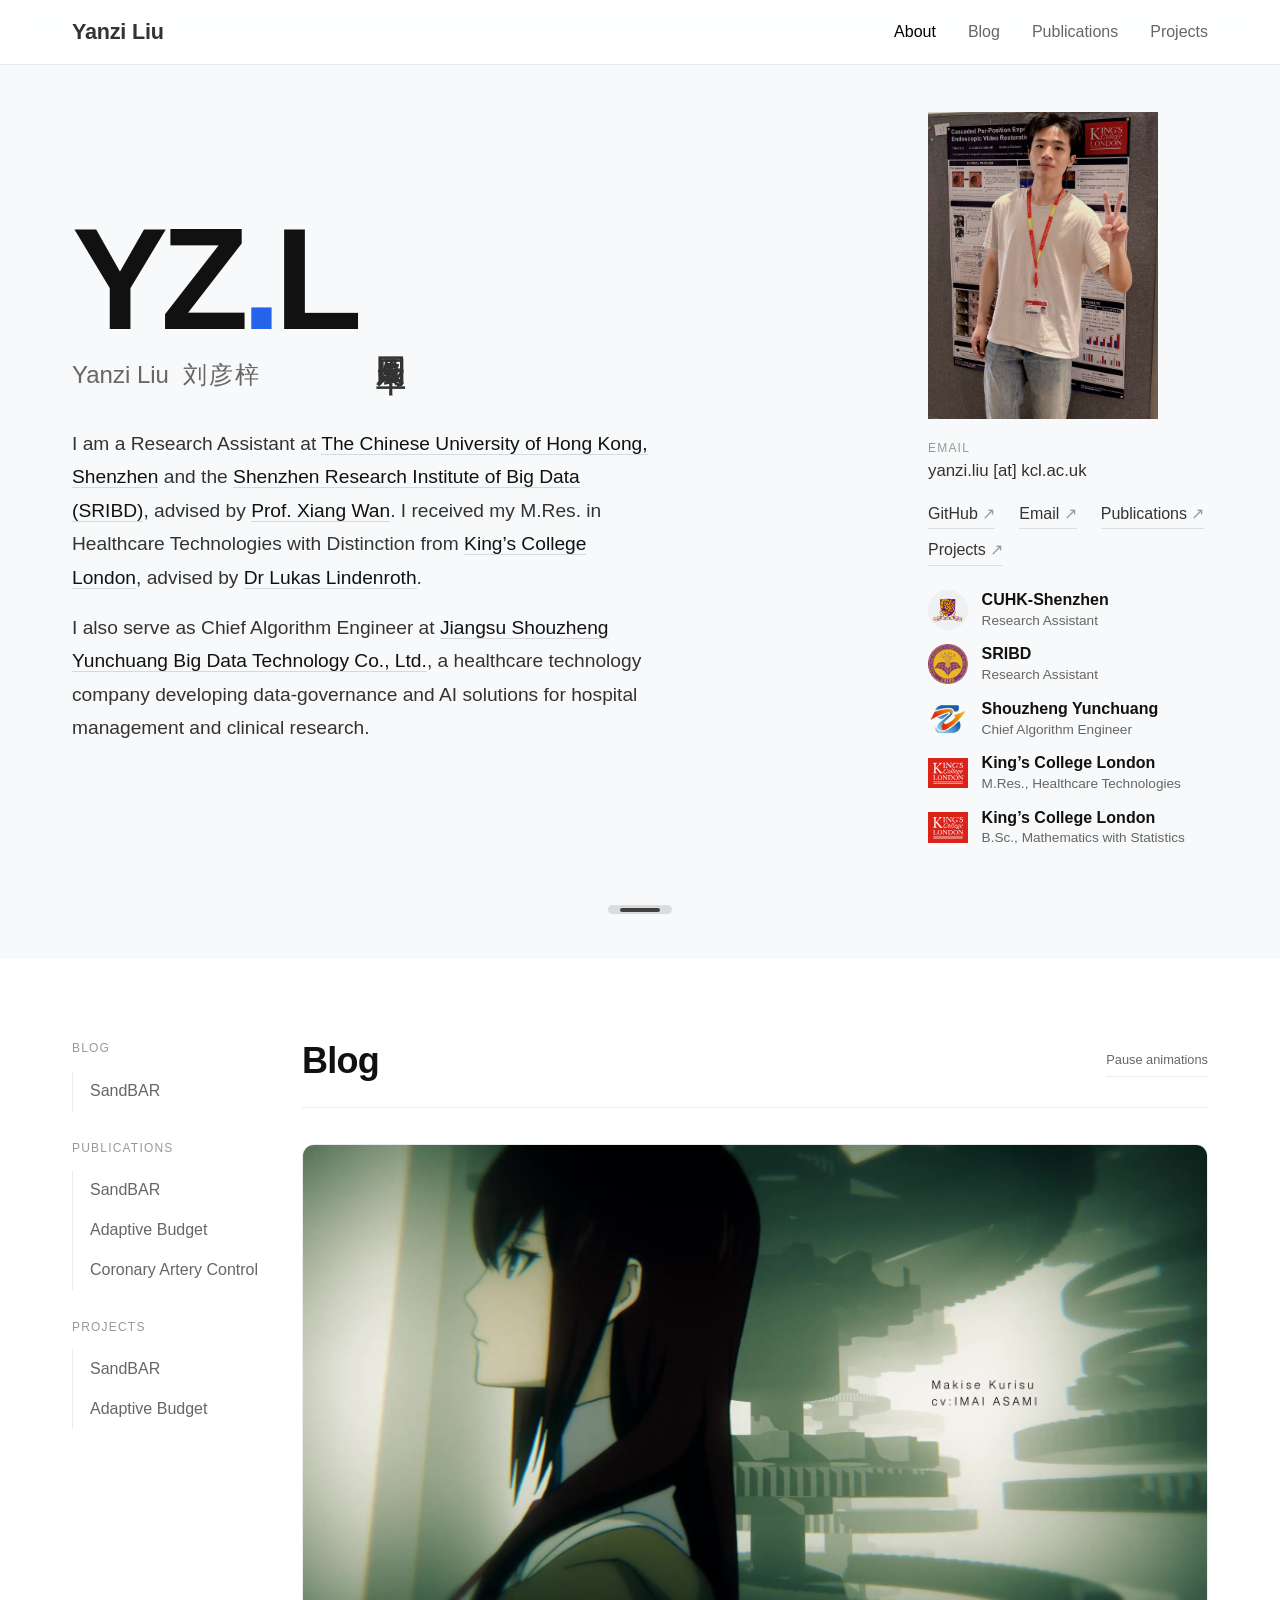
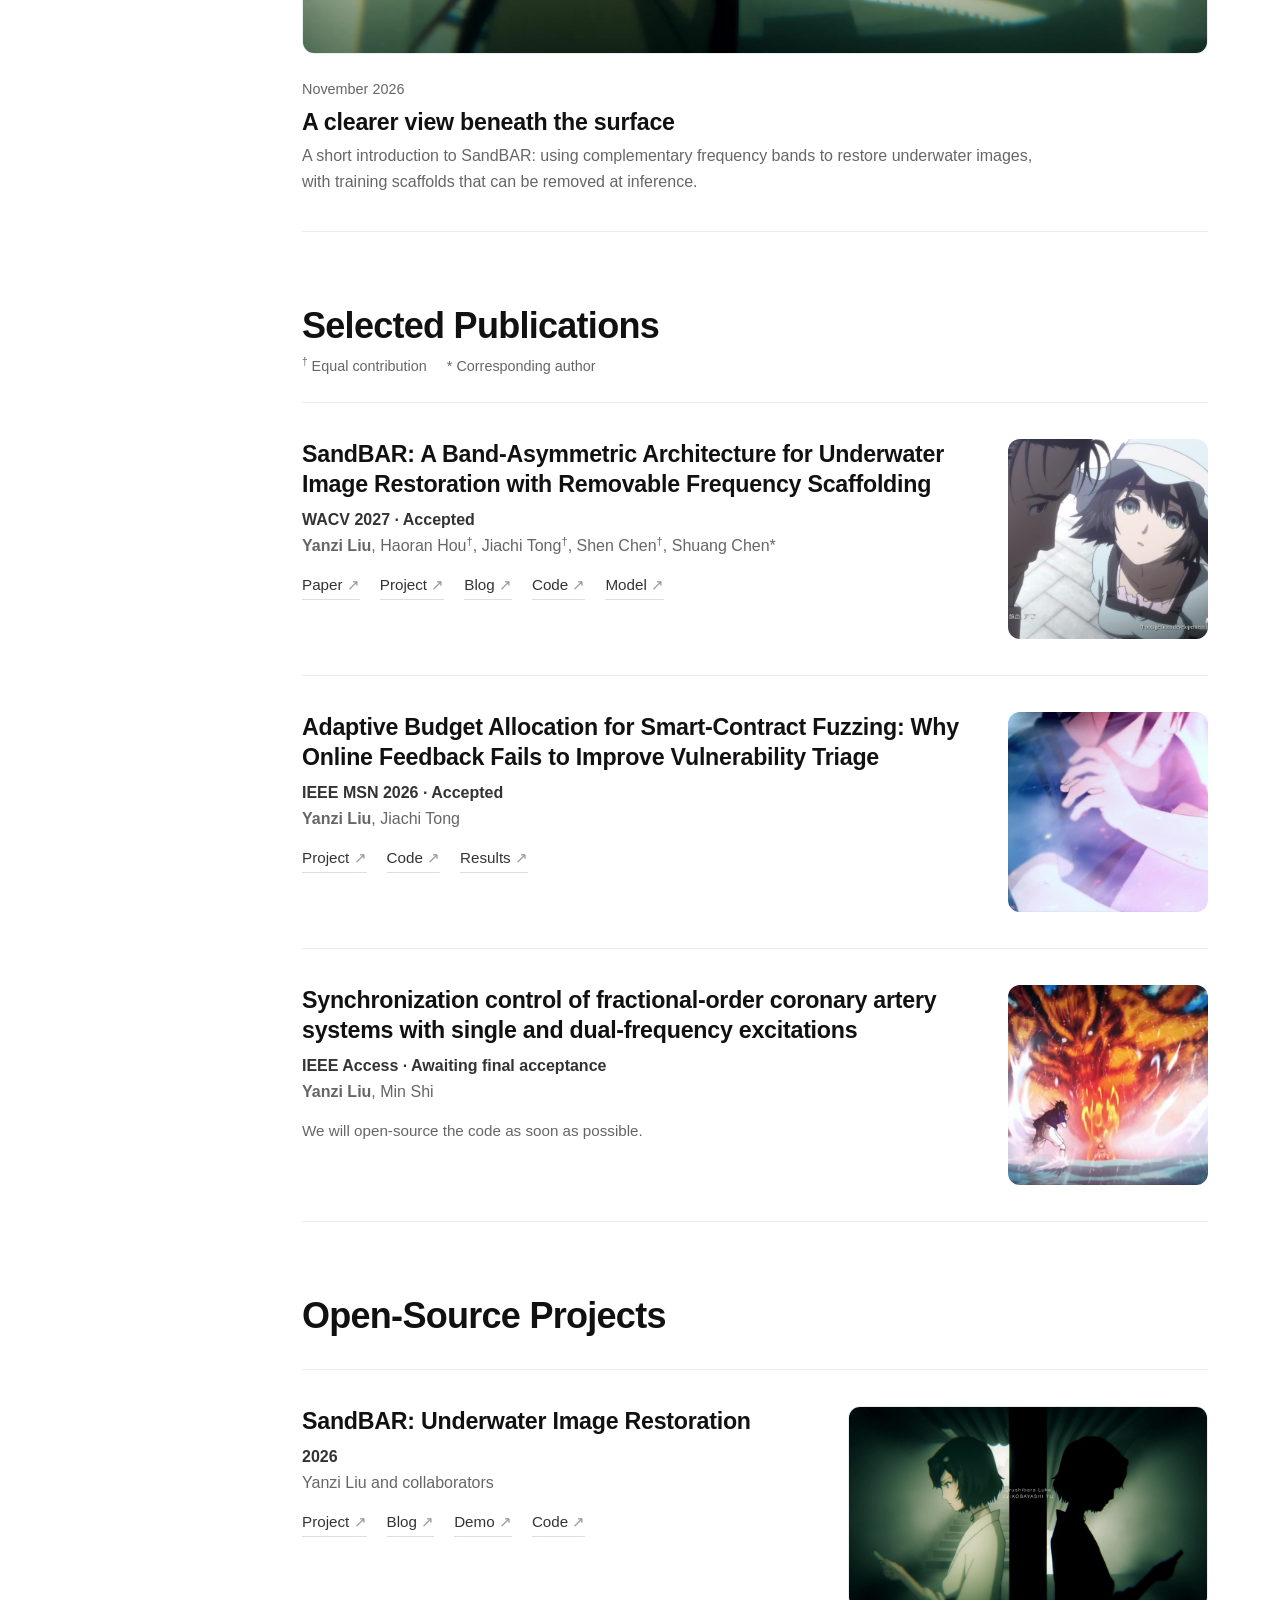
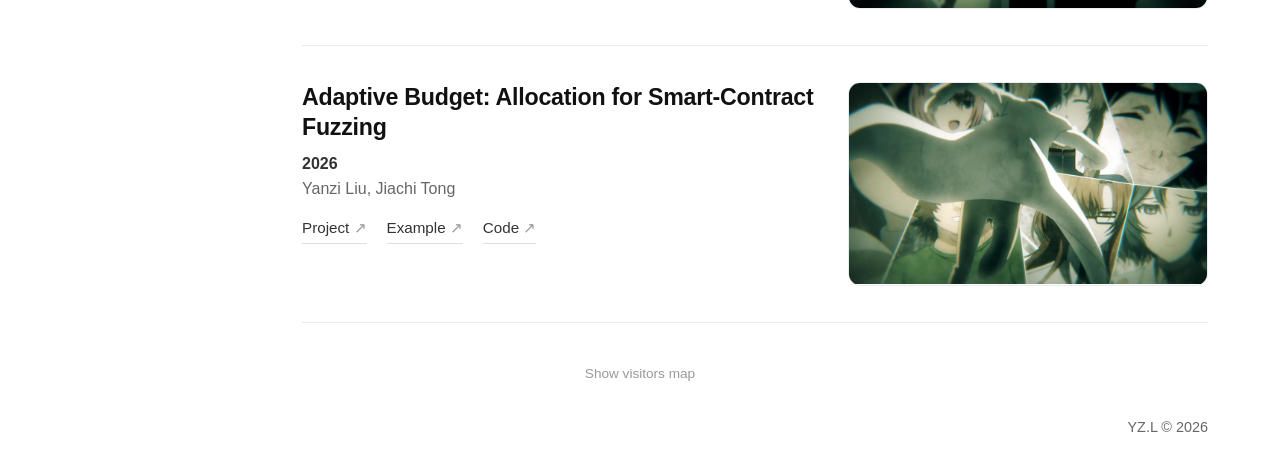
<file: index.html>
<!doctype html>
<html lang="en">
<head>
  <meta charset="utf-8">
  <meta name="viewport" content="width=device-width, initial-scale=1">
  <title>Yanzi Liu</title>
  <meta name="description" content="Yanzi Liu — Research Assistant at CUHK-Shenzhen and SRIBD, advised by Xiang Wan. M.Res. from King's College London, advised by Lukas Lindenroth.">
  <link rel="canonical" href="https://yanziliu.github.io/">
  <link rel="icon" href="assets/favicon.svg" type="image/svg+xml">
  <link rel="stylesheet" href="style.css">
  <script src="script.js" defer></script>
</head>
<body>
  <nav class="banner" aria-label="Main navigation">
    <div class="container">
      <a class="nav-title" href="#about">Yanzi Liu</a>
      <div class="nav-links" data-spy>
        <a href="#about">About</a><a href="#blog">Blog</a><a href="#publications">Publications</a><a href="#projects">Projects</a>
      </div>
    </div>
  </nav>

  <section class="hero" id="about" aria-label="About Yanzi Liu">
    <div class="container hero-grid">
      <div class="hero-main">
        <div class="name-row"><h1 class="display">YZ<span>.</span>L</h1><span class="alias" lang="zh-CN">圆周率</span></div>
        <p class="subname">Yanzi Liu<span class="cn-name" lang="zh-CN">刘彦梓</span></p>
        <div class="bio-text">
          <p>I am a Research Assistant at <a href="https://www.cuhk.edu.cn/en">The Chinese University of Hong Kong, Shenzhen</a> and the <a href="https://www.sribd.cn/en">Shenzhen Research Institute of Big Data (SRIBD)</a>, advised by <a href="https://scholar.google.com/citations?user=e3_kWigAAAAJ&amp;hl=en">Prof. Xiang Wan</a>. I received my M.Res. in Healthcare Technologies with Distinction from <a href="https://www.kcl.ac.uk/">King’s College London</a>, advised by <a href="https://www.kcl.ac.uk/people/lukas-lindenroth">Dr Lukas Lindenroth</a>.</p>
          <p>I also serve as Chief Algorithm Engineer at <a href="http://www.szyc-data.com/website/">Jiangsu Shouzheng Yunchuang Big Data Technology Co., Ltd.</a>, a healthcare technology company developing data-governance and AI solutions for hospital management and clinical research.</p>
        </div>
      </div>
      <aside class="hero-side" aria-label="Contact and education">
        <div class="hero-photo"><img src="assets/profile-portrait.jpg" width="2394" height="3192" alt="Yanzi Liu beside a research poster"></div>
        <dl class="facts"><div class="fact"><dt>Email</dt><dd>yanzi.liu [at] kcl.ac.uk</dd></div></dl>
        <div class="arrow-links">
          <a class="link" href="https://github.com/YanziLiu">GitHub</a>
          <a class="link" href="mailto:yanzi.liu@kcl.ac.uk">Email</a>
          <a class="link" href="#publications">Publications</a>
          <a class="link" href="#projects">Projects</a>
        </div>
        <ul class="affils">
          <li><span class="affil-mark"><img src="assets/cuhk-mark.ico" alt="CUHK-Shenzhen logo"></span><span class="affil-text"><strong><a href="https://www.cuhk.edu.cn/en">CUHK-Shenzhen</a></strong><span>Research Assistant</span></span></li>
          <li><span class="affil-mark"><img src="assets/sribd-mark.png" alt="SRIBD logo"></span><span class="affil-text"><strong><a href="https://www.sribd.cn/en">SRIBD</a></strong><span>Research Assistant</span></span></li>
          <li><span class="affil-mark"><img src="assets/shouzheng-mark.png" alt="Shouzheng Yunchuang logo"></span><span class="affil-text"><strong><a href="http://www.szyc-data.com/website/">Shouzheng Yunchuang</a></strong><span>Chief Algorithm Engineer</span></span></li>
          <li><span class="affil-mark"><img src="assets/kcl-logo.svg" alt="King’s College London official logo"></span><span class="affil-text"><strong><a href="https://www.kcl.ac.uk/">King’s College London</a></strong><span>M.Res., Healthcare Technologies</span></span></li>
          <li><span class="affil-mark"><img src="assets/kcl-logo.svg" alt="King’s College London official logo"></span><span class="affil-text"><strong><a href="https://www.kcl.ac.uk/">King’s College London</a></strong><span>B.Sc., Mathematics with Statistics</span></span></li>
        </ul>
      </aside>
    </div>
    <a class="scroll-bar" href="#publications" aria-label="Scroll to selected publications"></a>
  </section>

  <main class="content">
    <aside class="context-bar" aria-label="On this page">
      <div data-spy>
        <p class="bar-label">Blog</p><ol><li><a href="#blog-sandbar">SandBAR</a></li></ol>
        <p class="bar-label">Publications</p><ol><li><a href="#sandbar">SandBAR</a></li><li><a href="#adaptive-budget">Adaptive Budget</a></li><li><a href="#coronary-control">Coronary Artery Control</a></li></ol>
        <p class="bar-label">Projects</p><ol><li><a href="#sandbar-project">SandBAR</a></li><li><a href="#adaptive-project">Adaptive Budget</a></li></ol>
      </div>
    </aside>
    <div class="content-section">
      <section class="blog" id="blog">
        <div class="pubs-head blog-heading"><h2>Blog</h2><button class="animation-toggle" type="button" aria-pressed="false" hidden>Pause animations</button></div>
        <article class="post" id="blog-sandbar">
          <a class="post-figure" href="blog/sandbar.html" aria-label="Read A clearer view beneath the surface"><video class="anime-loop" src="assets/anime/kurisu-mayuri-opening-1080p-5s.mp4" poster="assets/anime/kurisu-mayuri-opening-1080p-5s.jpg" width="1920" height="1080" muted loop playsinline preload="none" aria-label="Kurisu Makise and Mayuri Shiina in Steins;Gate Elite"></video></a>
          <p class="post-date">November 2026</p>
          <h3><a href="blog/sandbar.html">A clearer view beneath the surface</a></h3>
          <p class="post-dek">A short introduction to SandBAR: using complementary frequency bands to restore underwater images, with training scaffolds that can be removed at inference.</p>
        </article>
      </section>

      <section id="publications" aria-labelledby="publications-title">
        <div class="pubs-head">
          <h2 id="publications-title">Selected Publications</h2>
          <p class="pubs-note"><span><sup>†</sup> Equal contribution</span><span>* Corresponding author</span></p>
        </div>
        <article class="entry" id="sandbar">
          <div>
            <h3>SandBAR: A Band-Asymmetric Architecture for Underwater Image Restoration with Removable Frequency Scaffolding</h3>
            <p><span class="venue">WACV 2027 · Accepted</span></p>
            <p class="authors"><strong>Yanzi Liu</strong>, Haoran Hou<sup>†</sup>, Jiachi Tong<sup>†</sup>, Shen Chen<sup>†</sup>, Shuang Chen*</p>
            <div class="arrow-links">
              <a class="link" href="https://github.com/YanziLiu/SandBAR/blob/main/papers/2026411507.pdf">Paper</a>
              <a class="link" href="#sandbar-project">Project</a>
              <a class="link" href="blog/sandbar.html">Blog</a>
              <a class="link" href="https://github.com/YanziLiu/SandBAR">Code</a>
              <a class="link" href="https://github.com/YanziLiu/SandBAR/releases/tag/v1.0.1">Model</a>
            </div>
          </div>
          <div class="thumb">
            <button class="flip-container" type="button" aria-label="Flip SandBAR illustration to view the architecture" aria-pressed="false">
              <span class="flip-inner"><span class="flip-front"><video class="anime-loop mayuri-portrait" src="assets/anime/mayuri-1080p-5s.mp4" poster="assets/anime/mayuri-1080p-5s.jpg" width="1920" height="1080" muted loop playsinline preload="none" aria-label="Mayuri Shiina talking to Okabe in Steins;Gate"></video></span><span class="flip-back"><img src="assets/sandbar-architecture.png" alt="SandBAR network architecture" loading="lazy"></span></span>
            </button>
          </div>
        </article>
        <article class="entry" id="adaptive-budget">
          <div>
            <h3>Adaptive Budget Allocation for Smart-Contract Fuzzing: Why Online Feedback Fails to Improve Vulnerability Triage</h3>
            <p><span class="venue">IEEE MSN 2026 · Accepted</span></p>
            <p class="authors"><strong>Yanzi Liu</strong>, Jiachi Tong</p>
            <div class="arrow-links">
              <a class="link" href="#adaptive-project">Project</a>
              <a class="link" href="https://github.com/YanziLiu/AdaptiveBudget">Code</a>
              <a class="link" href="https://github.com/YanziLiu/AdaptiveBudget#offline-allocation-results">Results</a>
            </div>
          </div>
          <div class="thumb">
            <button class="flip-container" type="button" aria-label="Flip Adaptive Budget illustration to view the results" aria-pressed="false">
              <span class="flip-inner"><span class="flip-front"><video class="anime-loop" src="assets/anime/sasuke-hand-sign-1080p-5s.mp4" poster="assets/anime/sasuke-hand-sign-1080p-5s.jpg" width="1920" height="1080" muted loop playsinline preload="none" aria-label="Sasuke forming a hand sign in Road of Naruto"></video></span><span class="flip-back"><img src="assets/adaptive-information.png" alt="Detection-cost information experiment; figure reproduced from the paper, © 2026 IEEE" loading="lazy"></span></span>
            </button>
          </div>
        </article>
        <article class="entry" id="coronary-control">
          <div>
            <h3>Synchronization control of fractional-order coronary artery systems with single and dual-frequency excitations</h3>
            <p><span class="venue">IEEE Access · Awaiting final acceptance</span></p>
            <p class="authors"><strong>Yanzi Liu</strong>, Min Shi</p>
            <p class="release-note">We will open-source the code as soon as possible.</p>
          </div>
          <div class="thumb">
            <button class="flip-container" type="button" aria-label="Flip Coronary Artery Control illustration to view code release status" aria-pressed="false">
              <span class="flip-inner"><span class="flip-front"><video class="anime-loop" src="assets/anime/naruto-kurama-1080p-5s.mp4" poster="assets/anime/naruto-kurama-1080p-5s.jpg" width="1920" height="1080" muted loop playsinline preload="none" aria-label="Kurama appearing in Road of Naruto"></video></span><span class="flip-back"><span class="release-card"><strong>Code release</strong><span>Coming soon</span><small>Awaiting final acceptance</small></span></span></span>
            </button>
          </div>
        </article>
      </section>

      <section class="projects" id="projects">
        <div class="pubs-head"><h2>Open-Source Projects</h2></div>
        <article class="entry project" id="sandbar-project">
          <div>
            <h3>SandBAR: Underwater Image Restoration</h3>
            <p><span class="venue">2026</span></p>
            <p class="authors">Yanzi Liu and collaborators</p>
            <div class="arrow-links"><a class="link" href="https://github.com/YanziLiu/SandBAR">Project</a><a class="link" href="blog/sandbar.html">Blog</a><a class="link" href="https://github.com/YanziLiu/SandBAR/blob/main/docs/USAGE.md">Demo</a><a class="link" href="https://github.com/YanziLiu/SandBAR">Code</a></div>
          </div>
          <a class="project-figure" href="https://github.com/YanziLiu/SandBAR" aria-label="Open the SandBAR project"><video class="anime-loop" src="assets/anime/ruka-faris-opening-1080p-5s.mp4" poster="assets/anime/ruka-faris-opening-1080p-5s.jpg" width="1920" height="1080" muted loop playsinline preload="none" aria-label="Faris, Ruka and Moeka in Steins;Gate Elite"></video></a>
        </article>
        <article class="entry project" id="adaptive-project">
          <div>
            <h3>Adaptive Budget: Allocation for Smart-Contract Fuzzing</h3>
            <p><span class="venue">2026</span></p>
            <p class="authors">Yanzi Liu, Jiachi Tong</p>
            <div class="arrow-links"><a class="link" href="https://github.com/YanziLiu/AdaptiveBudget">Project</a><a class="link" href="https://github.com/YanziLiu/AdaptiveBudget#allocate-a-testing-budget">Example</a><a class="link" href="https://github.com/YanziLiu/AdaptiveBudget">Code</a></div>
          </div>
          <a class="project-figure" href="https://github.com/YanziLiu/AdaptiveBudget" aria-label="Open the Adaptive Budget project"><video class="anime-loop" src="assets/anime/okabe-ensemble-opening-1080p-5s.mp4" poster="assets/anime/okabe-ensemble-opening-1080p-5s.jpg" width="1920" height="1080" muted loop playsinline preload="none" aria-label="Okabe and the laboratory members in Steins;Gate Elite"></video></a>
        </article>
      </section>
    </div>
  </main>

  <div class="visitors">
    <button class="map-toggle" type="button" aria-expanded="false" aria-controls="mapContainer">Show visitors map</button>
    <div id="mapContainer" hidden>
      <script type="text/javascript" id="mapmyvisitors" src="https://mapmyvisitors.com/map.js?cl=b7bbce&amp;w=a&amp;t=n&amp;d=0hogpMBXQ04zkYlMET4B9lddpo-s8aI6wtCA9cNqu78&amp;cmo=ff0000&amp;cmn=fff200&amp;ct=000000&amp;co=ffffff"></script>
    </div>
  </div>
  <footer class="footer"><div class="container"><div class="copyright">YZ.L © 2026</div></div></footer>
</body>
</html>
</file>
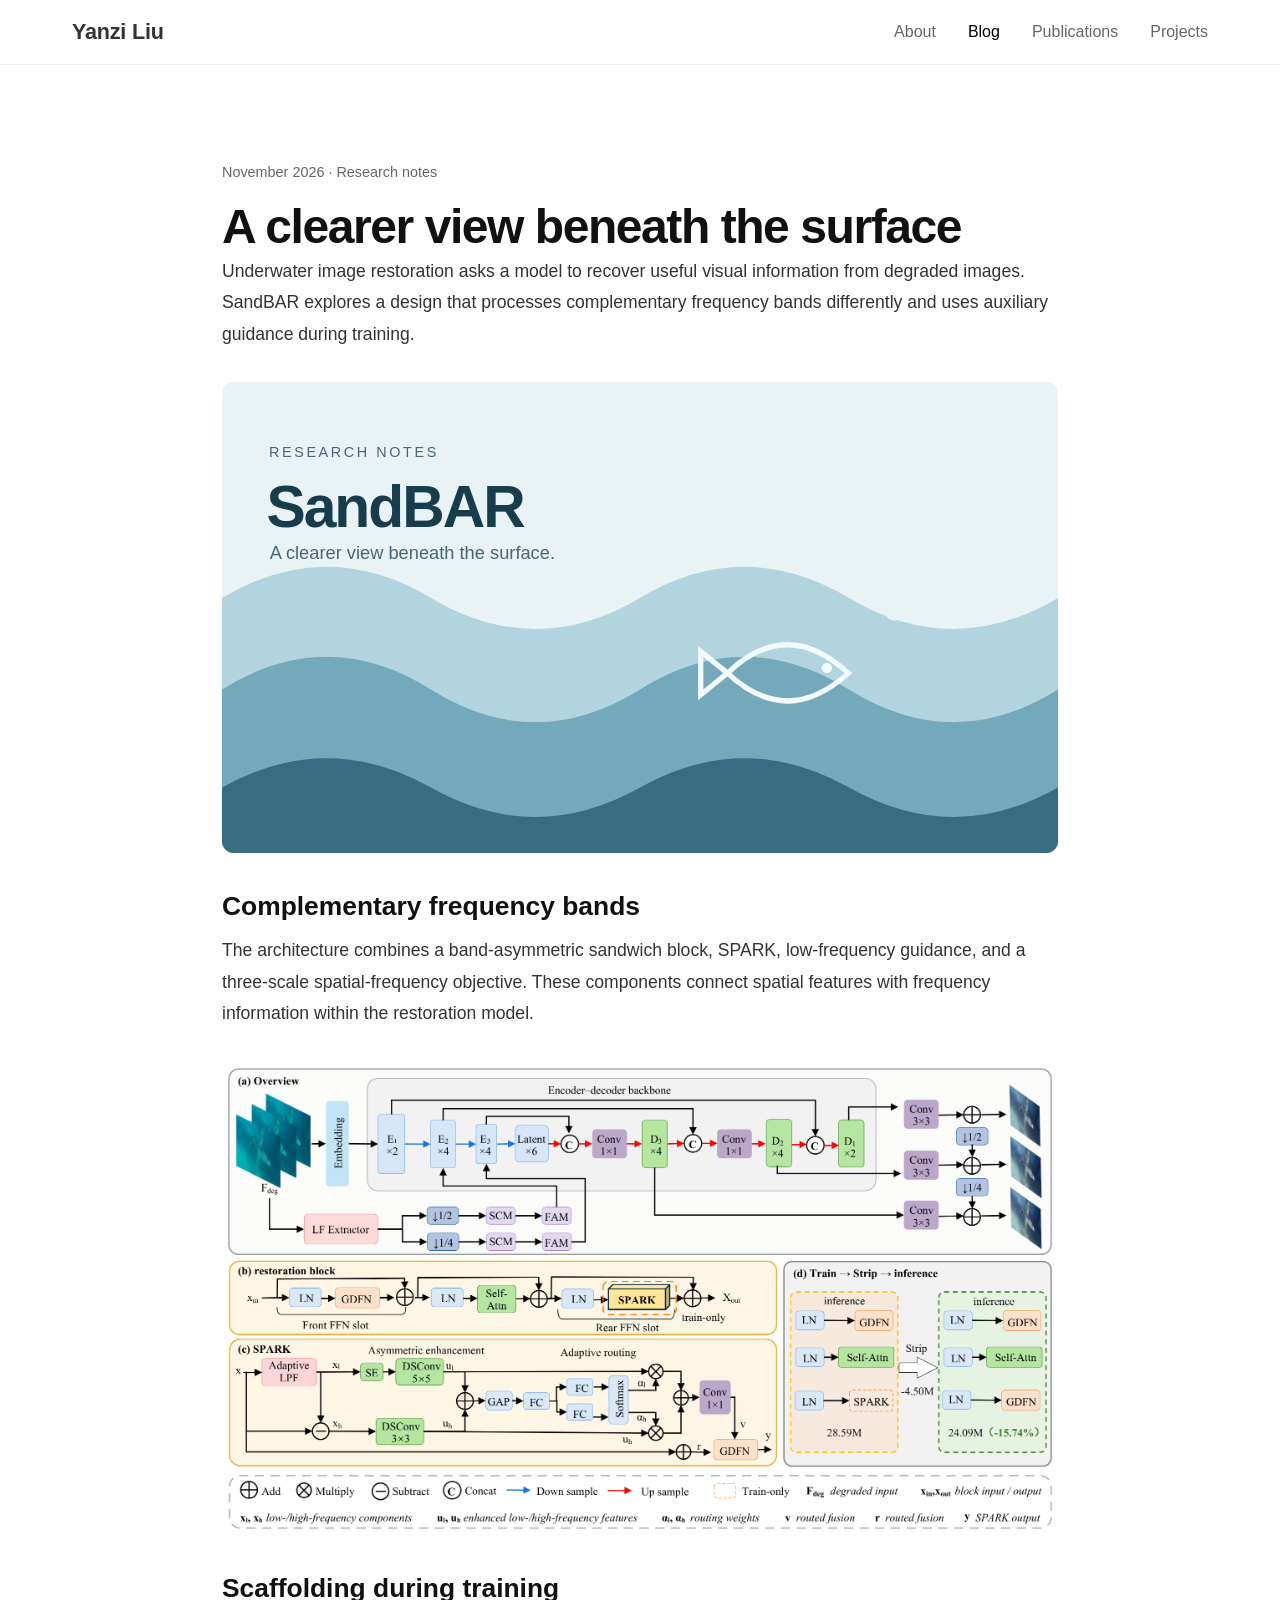
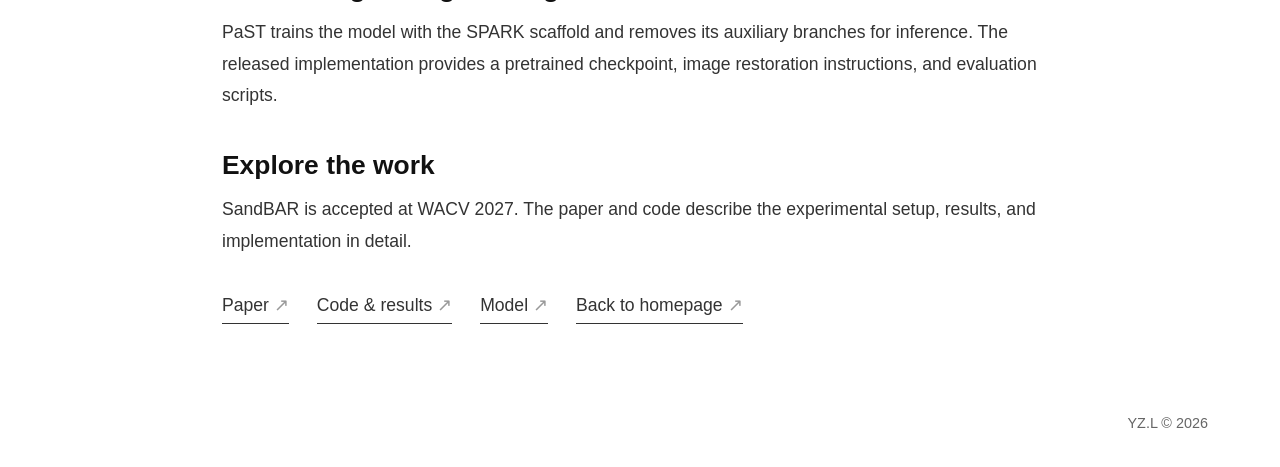
<file: blog/sandbar.html>
<!doctype html>
<html lang="en">
<head><meta charset="utf-8"><meta name="viewport" content="width=device-width, initial-scale=1"><title>A clearer view beneath the surface · Yanzi Liu</title><meta name="description" content="A short introduction to SandBAR, a band-asymmetric approach to underwater image restoration."><link rel="icon" href="../assets/favicon.svg" type="image/svg+xml"><link rel="stylesheet" href="../style.css"></head>
<body>
  <nav class="banner" aria-label="Main navigation"><div class="container"><a class="nav-title" href="../">Yanzi Liu</a><div class="nav-links"><a href="../#about">About</a><a class="active" href="../#blog">Blog</a><a href="../#publications">Publications</a><a href="../#projects">Projects</a></div></div></nav>
  <main class="container article-page"><article class="article-body">
    <p class="post-date">November 2026 · Research notes</p><h1>A clearer view beneath the surface</h1>
    <p>Underwater image restoration asks a model to recover useful visual information from degraded images. SandBAR explores a design that processes complementary frequency bands differently and uses auxiliary guidance during training.</p>
    <img src="../assets/research-notes.svg" width="1280" height="720" alt="SandBAR underwater restoration illustration">
    <h2>Complementary frequency bands</h2><p>The architecture combines a band-asymmetric sandwich block, SPARK, low-frequency guidance, and a three-scale spatial-frequency objective. These components connect spatial features with frequency information within the restoration model.</p>
    <img src="../assets/sandbar-architecture.png" width="2000" height="1131" alt="The SandBAR architecture from the paper">
    <h2>Scaffolding during training</h2><p>PaST trains the model with the SPARK scaffold and removes its auxiliary branches for inference. The released implementation provides a pretrained checkpoint, image restoration instructions, and evaluation scripts.</p>
    <h2>Explore the work</h2><p>SandBAR is accepted at WACV 2027. The paper and code describe the experimental setup, results, and implementation in detail.</p>
    <div class="arrow-links"><a href="https://github.com/YanziLiu/SandBAR/blob/main/papers/2026411507.pdf">Paper</a><a href="https://github.com/YanziLiu/SandBAR">Code &amp; results</a><a href="https://github.com/YanziLiu/SandBAR/releases/tag/v1.0.1">Model</a><a href="../#blog">Back to homepage</a></div>
  </article></main><footer class="footer"><div class="container"><div class="copyright">YZ.L © 2026</div></div></footer>
</body></html>
</file>
<file: style.css>
/* Independent implementation of the layout at https://sihanxu.me/. */
* {
  box-sizing: border-box;
  margin: 0;
  padding: 0;
}

:root {
  --ink: #333;
  --ink-strong: #111;
  --muted: #666;
  --faint: #999;
  --line: #e9ecef;
  --bg: #fff;
  --bg-alt: #f8f9fa;
  --accent: #2563eb;
  --accent-soft: #eef3fe;
  --radius: 12px;
  --nav-h: 64px;
}

html {
  scroll-behavior: smooth;
  scroll-padding-top: calc(var(--nav-h) + 16px);
}

body {
  background: var(--bg);
  color: var(--ink);
  font-family: -apple-system, BlinkMacSystemFont, 'Segoe UI', Roboto, Oxygen, Ubuntu, Cantarell, 'Open Sans', 'Helvetica Neue', sans-serif;
  line-height: 1.6;
  -webkit-font-smoothing: antialiased;
}

a { color: var(--accent); text-decoration: none; }
img { display: block; max-width: 100%; height: auto; }
sup { font-size: .7em; line-height: 0; }
button { font: inherit; }
[hidden] { display: none !important; }
a:focus-visible, button:focus-visible { outline: 2px solid var(--accent); outline-offset: 5px; }

.container {
  width: 100%;
  max-width: 1200px;
  margin-inline: auto;
  padding-inline: 2rem;
}

.banner {
  position: fixed;
  inset: 0 0 auto;
  z-index: 1000;
  height: var(--nav-h);
  background: rgba(255, 255, 255, .88);
  box-shadow: 0 1px 0 rgba(0, 0, 0, .06);
  -webkit-backdrop-filter: saturate(180%) blur(12px);
  backdrop-filter: saturate(180%) blur(12px);
}
.banner .container { height: 100%; display: flex; align-items: center; justify-content: space-between; }
.nav-title { color: var(--ink); font-size: 1.35rem; font-weight: 600; letter-spacing: -.01em; white-space: nowrap; }
.nav-links { display: flex; gap: 2rem; }
.nav-links a { color: var(--muted); font-weight: 500; transition: color .2s ease; }
.nav-links a:hover, .nav-links a.active { color: #000; }

.hero {
  position: relative;
  display: flex;
  align-items: center;
  min-height: 100vh;
  padding: calc(var(--nav-h) + 3rem) 0 7rem;
  background: var(--bg-alt);
}
.hero-grid { display: grid; grid-template-columns: minmax(0, 1fr) 280px; column-gap: 5rem; align-items: center; }
.hero-main { min-width: 0; }
.name-row { display: flex; align-items: flex-end; gap: .14em; font-size: clamp(4.5rem, 12vw, 9rem); }
.display { color: var(--ink-strong); font-size: 1em; line-height: .9; font-weight: 800; letter-spacing: -.05em; }
.display span { color: var(--accent); }
.alias, .cn-name { font-family: 'Songti SC', 'STSong', 'Noto Serif SC', 'Source Han Serif SC', 'SimSun', serif; }
.alias { color: var(--ink); writing-mode: vertical-rl; font-size: .2em; line-height: 1; letter-spacing: .12em; font-weight: 600; }
.cn-name { margin-left: .6em; letter-spacing: .08em; }
.subname { color: var(--muted); margin-top: .75rem; font-size: 1.5rem; font-weight: 400; }
.bio-text { margin-top: 2rem; max-width: 36em; }
.bio-text p { color: var(--ink); font-size: 1.2rem; line-height: 1.75; }
.bio-text p + p { margin-top: 1rem; }
.bio-text a { color: var(--ink-strong); border-bottom: 1.5px solid #d5d9de; transition: color .2s ease, border-color .2s ease; }
.bio-text a:hover { color: var(--accent); border-color: var(--accent); }

.hero-photo img { width: min(100%, 230px); }
.hero-side .facts { margin-top: 1.25rem; }
.fact dt { color: var(--faint); font-size: .75rem; letter-spacing: .1em; text-transform: uppercase; }
.fact dd { color: var(--ink); font-size: 1.05rem; }
.arrow-links { display: flex; flex-wrap: wrap; gap: .5rem 1.75rem; margin-top: 2rem; font-weight: 500; }
.arrow-links a { color: var(--ink); padding-bottom: 2px; border-bottom: 1.5px solid #dcdfe3; transition: color .2s ease, border-color .2s ease; }
.arrow-links a::after { content: ' ↗'; color: var(--faint); transition: color .2s ease; }
.arrow-links a:hover, .arrow-links a:hover::after { color: var(--accent); }
.arrow-links a:hover { border-color: var(--accent); }
.hero-side .arrow-links { margin-top: 1rem; gap: .5rem 1.5rem; }
.affils { display: grid; gap: .9rem; margin-top: 1.5rem; list-style: none; }
.affils li { display: flex; align-items: center; gap: .85rem; }
.affil-mark { display: flex; align-items: center; justify-content: center; flex-shrink: 0; width: 2.5rem; height: 2.5rem; }
.affil-mark img { max-width: 100%; max-height: 100%; object-fit: contain; mix-blend-mode: multiply; }
.affil-text strong { display: block; color: var(--ink-strong); font-weight: 600; line-height: 1.3; }
.affil-text a { color: inherit; }
.affil-text a:hover { color: var(--accent); }
.affil-text span { display: block; color: var(--muted); font-size: .85rem; line-height: 1.4; }

.scroll-bar {
  position: absolute;
  bottom: 5vh;
  left: 50%;
  transform: translateX(-50%);
  display: flex;
  align-items: center;
  justify-content: center;
  width: max(5vw, 60px);
  height: max(1vh, 8px);
  border-radius: 50px;
  background: rgba(0, 0, 0, .12);
  cursor: pointer;
}
.scroll-bar::after { content: ''; width: max(3vw, 40px); height: max(.5vh, 3px); border-radius: 50px; background: rgba(0, 0, 0, .7); animation: pulse 1.8s infinite; }
@keyframes pulse {
  0%, 100% { opacity: 1; transform: translateY(0); }
  50% { opacity: .5; transform: translateY(max(.8vh, 8px)); }
}

.content { display: flex; align-items: flex-start; max-width: 1200px; margin-inline: auto; padding: 5rem 2rem 1rem; }
.context-bar { position: sticky; top: calc(var(--nav-h) + 2.5rem); flex-shrink: 0; width: 230px; padding-right: 2.5rem; }
.bar-label { margin-bottom: .75rem; color: var(--faint); font-size: .75rem; letter-spacing: .1em; text-transform: uppercase; }
.context-bar ol { list-style: none; border-left: 1px solid var(--line); }
.context-bar ol + .bar-label { margin-top: 1.75rem; }
.context-bar a { display: block; padding: .45rem 0 .45rem 1rem; margin-left: -1px; color: var(--muted); border-left: 2px solid transparent; transition: color .2s ease, border-color .2s ease; }
.context-bar a:hover { color: var(--ink-strong); }
.context-bar a.active { color: var(--ink-strong); border-left-color: var(--accent); font-weight: 600; }
.content-section { flex: 1; min-width: 0; }
.pubs-head, .entry { display: grid; grid-template-columns: minmax(0, 1fr) 200px; gap: 0 2rem; }
.pubs-head { margin-bottom: 1.5rem; }
.pubs-head h2 { grid-column: 1 / -1; margin-bottom: .5rem; color: var(--ink-strong); font-size: 2.25rem; line-height: 1.2; letter-spacing: -.02em; }
.pubs-head p { grid-column: 1 / -1; color: var(--muted); font-size: .9rem; }
.pubs-note span + span { margin-left: 1.25rem; }
.entry { align-items: start; padding-block: 2.25rem; border-top: 1px solid var(--line); }
.entry:last-child { border-bottom: 1px solid var(--line); }
.entry h3 { margin-bottom: .5rem; color: var(--ink-strong); font-size: 1.45rem; line-height: 1.3; letter-spacing: -.01em; font-weight: 600; transition: color .2s ease; }
.entry:hover h3 { color: var(--accent); }
.venue { color: var(--ink); font-weight: 600; }
.authors { margin-bottom: .9rem; color: var(--muted); }
.entry .arrow-links { margin-top: 0; gap: .35rem 1.25rem; font-size: .95rem; }
.release-note { color: var(--muted); font-size: .95rem; }
.release-card { display: grid; justify-items: center; gap: .5rem; color: var(--muted); text-align: center; }
.release-card strong { color: var(--ink-strong); }

/* A button makes the same two-sided illustration usable by keyboard. */
.flip-container { position: relative; display: block; width: 100%; padding: 0; border: 0; border-radius: var(--radius); background: transparent; color: inherit; text-align: inherit; perspective: 1000px; cursor: pointer; -webkit-appearance: none; appearance: none; }
.flip-inner { position: relative; display: block; width: 100%; transform-style: preserve-3d; transition: transform .6s; }
.flip-front, .flip-back { display: block; width: 100%; overflow: hidden; border-radius: var(--radius); -webkit-backface-visibility: hidden; backface-visibility: hidden; }
.flip-front img { width: 100%; height: auto; }
.flip-front video { display: block; width: 100%; height: auto; aspect-ratio: 1; object-fit: cover; }
.flip-front .mayuri-portrait { object-position: 80% center; }
.flip-back { position: absolute; inset: 0; display: flex; align-items: center; justify-content: center; padding: .5rem; background: #fff; transform: rotateY(180deg); }
.flip-back img { max-width: 100%; max-height: 100%; object-fit: contain; }
@media (hover: hover) { .flip-container:hover .flip-inner { transform: rotateY(180deg); } }
.flip-container.is-flipped .flip-inner { transform: rotateY(180deg); }

.blog { margin-bottom: 4.5rem; }
.blog-heading { display: flex; justify-content: space-between; align-items: center; gap: 1rem; }
.blog-heading h2 { margin-bottom: 0; }
.animation-toggle { padding: .35rem 0; border: 0; border-bottom: 1px solid var(--line); background: none; color: var(--muted); font-size: .8rem; cursor: pointer; }
.animation-toggle:hover { color: var(--accent); border-color: var(--accent); }
.anime-loop { background: var(--bg-alt); }
.post { padding-block: 2.25rem; border-top: 1px solid var(--line); border-bottom: 1px solid var(--line); }
.post + .post { border-top: 0; }
.post-figure { display: block; overflow: hidden; border: 1px solid var(--line); border-radius: var(--radius); background: var(--bg-alt); transition: border-color .2s ease, box-shadow .2s ease; }
.post-figure:hover { border-color: #d5d9de; box-shadow: 0 6px 18px rgba(0, 0, 0, .06); }
.post-figure video, .post-figure img { display: block; width: 100%; height: auto; aspect-ratio: 16 / 9; object-fit: cover; }
.post-date { margin-top: 1.5rem; color: var(--muted); font-size: .9rem; }
.post h3 { margin-top: .35rem; font-size: 1.45rem; line-height: 1.3; font-weight: 600; letter-spacing: -.01em; }
.post h3 a { color: var(--ink-strong); transition: color .2s ease; }
.post:hover h3 a { color: var(--accent); }
.post-dek { max-width: 46em; margin-top: .4rem; color: var(--muted); }
.projects { margin-top: 4.5rem; }
.entry.project { grid-template-columns: minmax(0, 1fr) 360px; }
.project-figure { display: block; overflow: hidden; border: 1px solid var(--line); border-radius: var(--radius); transition: border-color .2s ease, box-shadow .2s ease; }
.project-figure img { width: 100%; height: auto; }
.project-figure video { display: block; width: 100%; height: auto; aspect-ratio: 16 / 9; object-fit: cover; }
.project-figure:hover { border-color: #d5d9de; box-shadow: 0 6px 18px rgba(0, 0, 0, .06); }

.visitors { max-width: 800px; margin-inline: auto; padding-top: 1rem; text-align: center; }
.map-toggle { padding: .5rem; border: none; background: none; color: var(--faint); cursor: pointer; font: inherit; font-size: .85rem; }
.map-toggle:hover { color: var(--ink); }
#mapContainer { margin-top: .5rem; }
/* Keep the auto-width widget measurable while its presentation is collapsed. */
#mapContainer[hidden] { display: block !important; height: 0; overflow: hidden; visibility: hidden; margin-top: 0; }
/* The vendor sets pixel dimensions once; keep the map responsive on resize. */
#mapmyvisitors-widget { width: 100% !important; }
#mapmyvisitors-widget .mapmyvisitors-map { width: 100% !important; height: auto !important; aspect-ratio: 2.04; background-size: 100% 100%; }
.footer { padding: 1.5rem 0 2rem; }
.copyright { color: var(--muted); text-align: right; font-size: .9rem; }

.article-page { max-width: 900px; margin-inline: auto; padding: calc(var(--nav-h) + 4rem) 2rem 4rem; }
.article-page h1 { margin-top: .75rem; color: var(--ink-strong); font-size: clamp(2rem, 5vw, 3rem); letter-spacing: -.03em; line-height: 1.2; }
.article-body { margin-top: 2rem; font-size: 1.1rem; line-height: 1.8; }
.article-body p + p { margin-top: 1rem; }
.article-body h2 { margin: 2.25rem 0 .75rem; color: var(--ink-strong); line-height: 1.3; }
.article-body ul, .article-body ol { margin: 1rem 0 1rem 1.5rem; }
.article-body img { margin-block: 2rem; border-radius: var(--radius); }
.article-body a { border-bottom: 1px solid currentColor; }

@media (max-width: 1100px) {
  .context-bar { display: none; }
}

@media (max-width: 1000px) {
  .hero-grid { grid-template-columns: minmax(0, 1fr) 240px; column-gap: 3rem; }
  .entry.project { grid-template-columns: minmax(0, 1fr) 280px; }
}

@media (max-width: 768px) {
  .container { padding-inline: 1rem; }
  .nav-links { gap: 1.25rem; }
  .nav-title { font-size: 1.2rem; }
  .hero { padding: calc(var(--nav-h) + 2rem) 0 6rem; }
  .content { padding: 3rem 1rem 1rem; }
  .pubs-head, .entry { grid-template-columns: minmax(0, 1fr); gap: 0; }
  .entry .thumb { width: min(100%, 240px); justify-self: center; margin-top: 1.25rem; }
  .pubs-head h2, .pubs-head p { grid-column: 1 / -1; }
  .entry h3, .post h3 { font-size: 1.2rem; }
  .projects { margin-top: 3.5rem; }
  .blog { margin-bottom: 3.5rem; }
  .entry.project { grid-template-columns: minmax(0, 1fr); }
  .project-figure { margin-top: 1.25rem; }
  .article-page { padding: calc(var(--nav-h) + 2rem) 1rem 3rem; }
}

@media (max-width: 760px) {
  .hero { min-height: 100svh; align-items: flex-start; padding: calc(var(--nav-h) + 1rem) 0 4rem; }
  .hero-grid { grid-template-columns: minmax(0, 1fr); }
  .hero-side { display: contents; }
  .hero-photo { order: 1; display: flex; justify-content: center; }
  .hero-photo img { width: min(56vw, 240px); }
  .hero-main { order: 2; margin-top: 1.25rem; }
  .hero-side .facts { order: 3; margin-top: 1.75rem; }
  .hero-side .arrow-links { order: 4; margin-top: 1.25rem; }
  .affils { order: 5; margin-top: 1.75rem; }
  .name-row { font-size: clamp(4.5rem, 34vw, 9rem); }
  .display { line-height: .85; letter-spacing: -.055em; }
  .subname { margin-top: .35rem; font-size: 1.3rem; }
  .bio-text { margin-top: 1.5rem; }
  .bio-text p { font-size: 1.02rem; }
  .scroll-bar { bottom: 1.75rem; }
}

@media (max-width: 480px) {
  .nav-links { gap: .85rem; font-size: .9rem; }
  .nav-title { font-size: 1.1rem; }
}

@media (max-width: 390px) {
  .banner .container { gap: .6rem; }
  .nav-title { font-size: 1rem; }
  .nav-links { gap: .55rem; font-size: .8rem; }
}

@media (prefers-reduced-motion: reduce) {
  html { scroll-behavior: auto; }
  *, *::before, *::after { animation: none !important; transition: none !important; }
}
</file>
